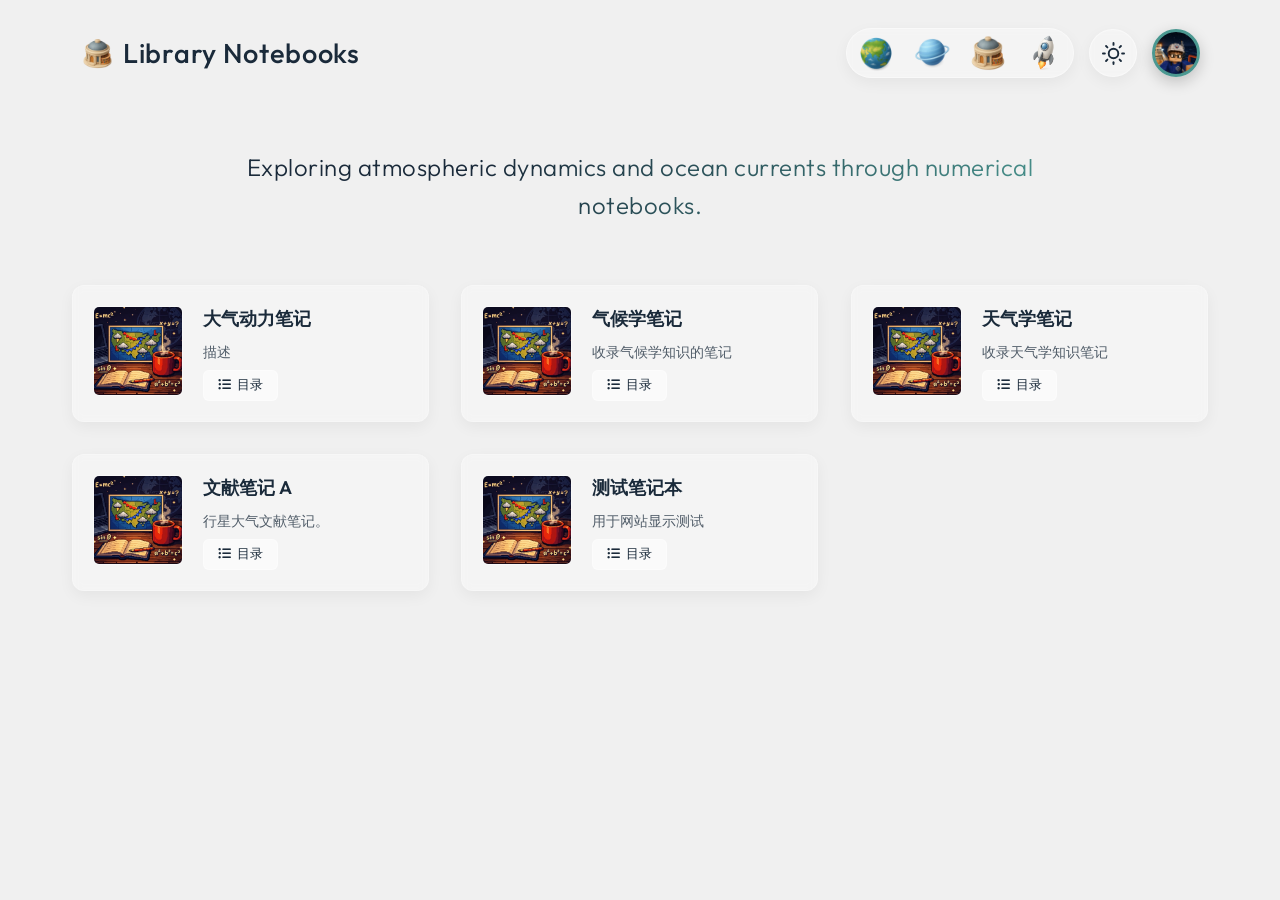
<file: pages/library.html>
<!doctype html>
<html lang="zh-CN">
  <head>
    <meta charset="UTF-8" />
    <meta name="viewport" content="width=device-width, initial-scale=1.0" />
    <title>Library - AOSlab</title>
    <link rel="icon" href="/public/images/icon/tsg.webp" />

    <link
      href="https://fonts.googleapis.com/css2?family=Outfit:wght@300;400;500;700&display=swap"
      rel="stylesheet"
    />
    <link
      rel="stylesheet"
      href="https://cdnjs.cloudflare.com/ajax/libs/font-awesome/6.4.0/css/all.min.css"
    />
    <script src="https://cdnjs.cloudflare.com/ajax/libs/gsap/3.12.2/gsap.min.js"></script>

    <link rel="stylesheet" href="/src/css/base/reset.css" />
    <link rel="stylesheet" href="/src/css/base/variables.css" />
    <link rel="stylesheet" href="/src/css/base/global.css" />
    <link rel="stylesheet" href="/src/css/effects/glass.css" />
    <link rel="stylesheet" href="/src/css/components/buttons.css" />
    <link rel="stylesheet" href="/src/css/components/navbar.css" />

    <script src="/src/js/global/theme.js"></script>
    <link rel="stylesheet" href="/src/css/layout/library.css" />

    <!-- 移动端适配 -->
    <link rel="stylesheet" href="/src/css/responsive/lbr.css" />
    <link rel="stylesheet" href="/src/css/responsive/mobileNav.css" />

    <script src="/src/js/global/launch.js" defer></script>
    <script src="/src/js/library/app.js" defer></script>
    <script src="/src/js/responsiveJS/mobileNav.js" defer></script>
  </head>
  <body>
    <nav
      class="home-nav"
      data-responsive-menu="library"
      data-menu-open-class="library-menu-open"
    >
      <div class="nav-left">
        <img
          src="/public/images/icon/tsg.webp"
          alt="Library Icon"
          class="nav-icon-img"
        />
        <span>Library Notebooks</span>
      </div>

      <div class="nav-right" id="library-mobile-navigation">
        <button
          class="library-menu-close"
          data-responsive-menu-close="library"
          type="button"
          aria-label="Close navigation menu"
        >
          <i class="fa-solid fa-xmark"></i>
        </button>

        <a
          class="library-sidebar-avatar"
          data-responsive-menu-avatar
          href="/pages/me.html"
          aria-label="My profile"
          style="background-image: url('/public/images/touxiang/touxiang.webp')"
        ></a>

        <div class="nav-bar glass">
          <div
            class="btn-circle"
            data-tooltip="Home"
            onclick="window.location.href = '/homepage.html'"
            style="cursor: pointer"
          >
            <img src="/public/images/icon/hpg.webp" alt="Home" />
          </div>
          <div
            class="btn-circle"
            data-tooltip="Explore"
            onclick="window.location.href = '/pages/explore.html'"
            style="cursor: pointer"
          >
            <img src="/public/images/icon/expl.webp" alt="Explore" />
          </div>

          <div
            class="btn-circle library-nav-current"
            data-tooltip="Library"
            onclick="window.location.href = '/pages/library.html'"
            style="cursor: pointer"
          >
            <img src="/public/images/icon/tsg.webp" alt="Library" />
          </div>
          <div
            class="btn-circle"
            id="launch-btn"
            data-tooltip="To Space"
            style="cursor: pointer"
          >
            <img src="/public/images/icon/landing.webp" alt="Launch" />
          </div>
        </div>
      </div>

      <div class="library-top-actions">
        <div
          class="btn-circle glass"
          id="theme-toggle"
          aria-label="Toggle theme"
          style="cursor: pointer"
        ></div>
        <div
          class="avatar-btn library-top-avatar"
          style="
            background-image: url(&quot;/public/images/touxiang/touxiang.webp&quot;);
          "
          onclick="window.location.href = '/pages/me.html'"
        ></div>
      </div>

      <button
        class="library-menu-toggle btn-circle glass"
        data-responsive-menu-toggle="library"
        type="button"
        aria-label="Open navigation menu"
        aria-expanded="false"
        aria-controls="library-mobile-navigation"
      >
        <i class="fa-solid fa-bars"></i>
      </button>
    </nav>
    <div
      class="library-menu-backdrop"
      data-responsive-menu-backdrop="library"
      aria-hidden="true"
    ></div>

    <main class="library-container">
      <header class="library-header">
        <h1 class="library-intro">
          Exploring atmospheric dynamics and ocean currents through numerical
          notebooks.
        </h1>
      </header>

      <section class="library-grid">
        <a
          href="/article.html?path=/docs/nb_AtmoDyn/01/note.md"
          class="notebook-card glass"
        >
          <div class="card-img-wrapper">
            <img
              src="/public/images/"
              alt="Atmospheric Dynamics"
              onerror="
                this.onerror = null;
                this.src = '/public/images/default/fig00.webp';
              "
            />
          </div>
          <div class="card-content">
            <h2 class="card-title">大气动力笔记</h2>
            <p class="card-desc">描述</p>
            <button
              class="catalog-btn"
              data-catalog="/docs/nb_AtmoDyn/index.json"
            >
              <i class="fa-solid fa-list-ul"></i> 目录
            </button>
          </div>
        </a>

        <a
          href="/pages/article.html?path=/docs/nb_DeepLearning/01/note.md"
          class="notebook-card glass"
        >
          <div class="card-img-wrapper">
            <img
              src=""
              alt="Climatology Note"
              onerror="
                this.onerror = null;
                this.src = '/public/images/default/fig00.webp';
              "
            />
          </div>
          <div class="card-content">
            <h2 class="card-title">气候学笔记</h2>
            <p class="card-desc">收录气候学知识的笔记</p>

            <button class="catalog-btn" data-catalog="/docs/nb_/index.json">
              <i class="fa-solid fa-list-ul"></i> 目录
            </button>
          </div>
        </a>

        <a
          href="/article.html?path=/docs/nb_Syno/01/note.md"
          class="notebook-card glass"
        >
          <div class="card-img-wrapper">
            <img
              src=""
              alt="Synoptic Meteorology"
              onerror="
                this.onerror = null;
                this.src = '/public/images/default/fig00.webp';
              "
            />
          </div>
          <div class="card-content">
            <h2 class="card-title">天气学笔记</h2>
            <p class="card-desc">收录天气学知识笔记</p>

            <button class="catalog-btn" data-catalog="/docs/nb_Syno/index.json">
              <i class="fa-solid fa-list-ul"></i> 目录
            </button>
          </div>
        </a>

        <a
          href="/pages/article.html?path=/docs/research/publication.md"
          class="notebook-card glass"
        >
          <div class="card-img-wrapper">
            <img
              src=""
              alt="Research & Publications"
              onerror="
                this.onerror = null;
                this.src = '/public/images/default/fig00.webp';
              "
            />
          </div>
          <div class="card-content">
            <h2 class="card-title">文献笔记 A</h2>
            <p class="card-desc">行星大气文献笔记。</p>

            <button class="catalog-btn" data-catalog="/docs/nb_/index.json">
              <i class="fa-solid fa-list-ul"></i> 目录
            </button>
          </div>
        </a>

        <a
          href="/article.html?path=/docs/nb_Test/01/note.md"
          class="notebook-card glass"
        >
          <div class="card-img-wrapper">
            <img
              src=""
              alt="Test Notebook"
              onerror="
                this.onerror = null;
                this.src = '/public/images/default/fig00.webp';
              "
            />
          </div>
          <div class="card-content">
            <h2 class="card-title">测试笔记本</h2>
            <p class="card-desc">用于网站显示测试</p>
            <button class="catalog-btn" data-catalog="/docs/nb_Test/index.json">
              <i class="fa-solid fa-list-ul"></i> 目录
            </button>
          </div>
        </a>

        <div id="catalog-sidebar" class="catalog-sidebar">
          <div class="sidebar-header">
            <h3>Notebook Contents</h3>
            <button id="sidebar-close">
              <i class="fa-solid fa-xmark"></i>
            </button>
          </div>
          <ul id="catalog-list" class="catalog-list"></ul>
        </div>
      </section>
    </main>
  </body>
</html>
</file>
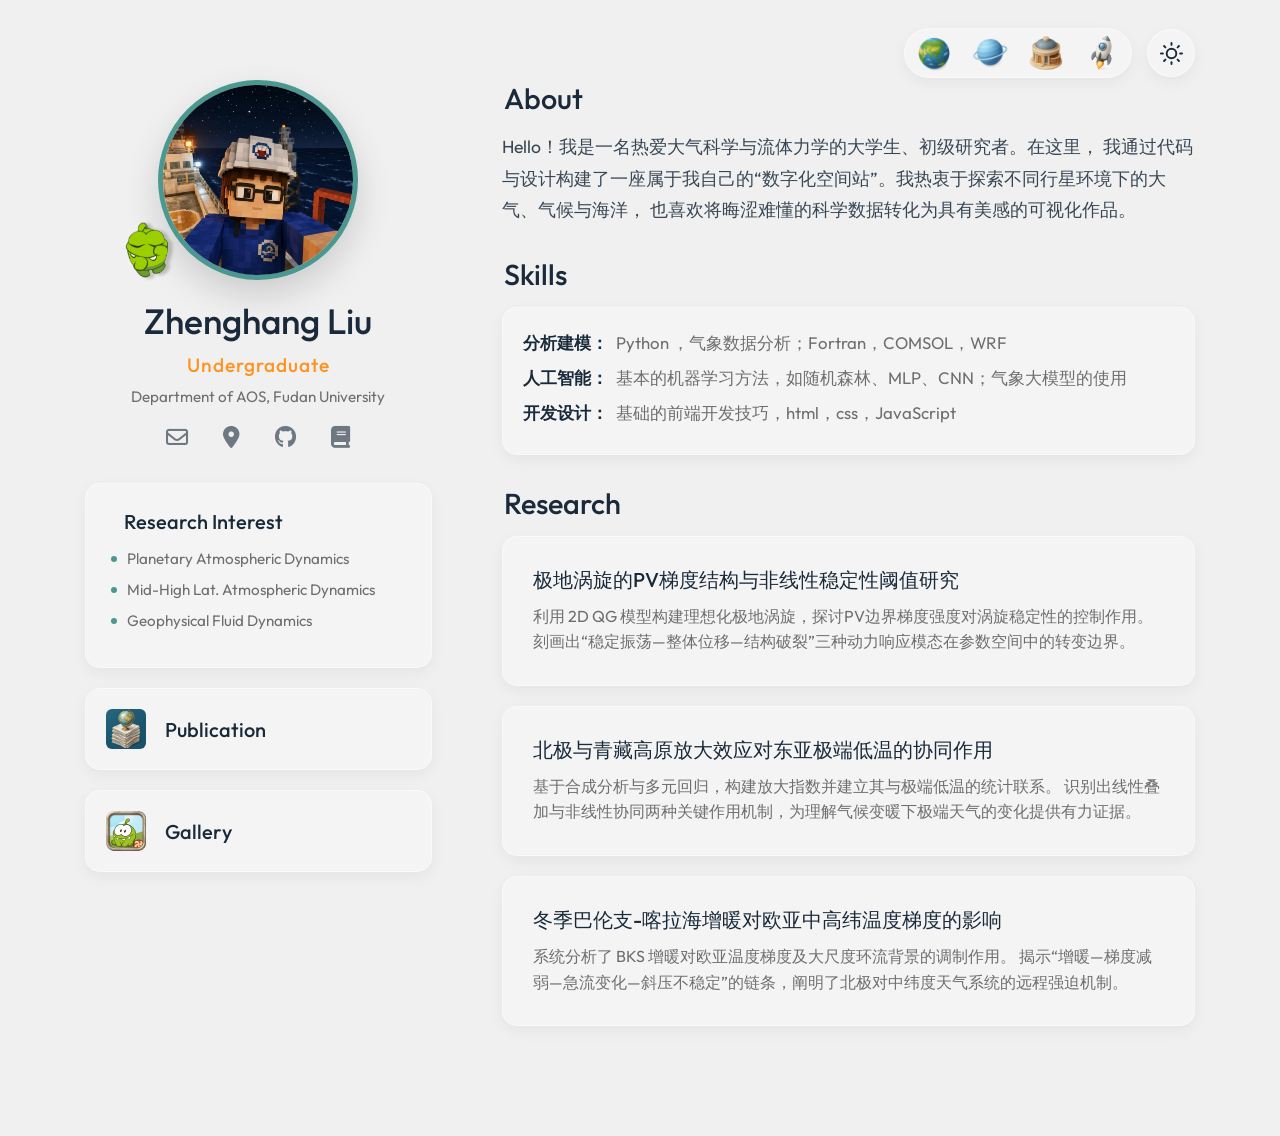
<file: pages/me.html>
<!doctype html>
<html lang="en">
  <head>
    <meta charset="UTF-8" />
    <meta name="viewport" content="width=device-width, initial-scale=1.0" />
    <link rel="icon" href="/public/images/hpg/about.png" />
    <title>AboutMe - AOSlab</title>
    <link
      href="https://fonts.googleapis.com/css2?family=Outfit:wght@300;400;500;700&display=swap"
      rel="stylesheet"
    />
    <link
      rel="stylesheet"
      href="https://cdnjs.cloudflare.com/ajax/libs/font-awesome/6.4.0/css/all.min.css"
    />

    <link rel="stylesheet" href="/src/css/base/reset.css" />
    <link rel="stylesheet" href="/src/css/base/variables.css" />
    <link rel="stylesheet" href="/src/css/base/global.css" />
    <link rel="stylesheet" href="/src/css/effects/glass.css" />
    <link rel="stylesheet" href="/src/css/components/buttons.css" />

    <link rel="stylesheet" href="/src/css/components/navbar.css" />

    <link rel="stylesheet" href="/src/css/layout/me.css" />

    <!-- 响应式 -->
    <link rel="stylesheet" href="/src/css/base/responsive.css" />
    <link rel="stylesheet" href="/src/css/responsive/abme.css" />
    <link rel="stylesheet" href="/src/css/responsive/mobileNav.css" />

    <script src="https://cdnjs.cloudflare.com/ajax/libs/gsap/3.12.2/gsap.min.js"></script>
  </head>
  <body>
    <nav
      class="home-nav"
      data-responsive-menu="me"
      data-menu-open-class="me-menu-open"
    >
      <div class="nav-left"></div>

      <div class="nav-right" id="me-mobile-navigation">
        <button
          class="me-menu-close"
          data-responsive-menu-close="me"
          type="button"
          aria-label="Close navigation menu"
        >
          <svg viewBox="0 0 24 24" aria-hidden="true">
            <path d="M6 6l12 12M18 6L6 18"></path>
          </svg>
        </button>

        <div class="nav-bar glass">
          <div
            class="btn-circle"
            data-tooltip="Home"
            onclick="window.location.href = '/homepage.html'"
            style="cursor: pointer"
          >
            <img src="/public/images/icon/hpg.webp" alt="Home" />
          </div>
          <div
            class="btn-circle"
            data-tooltip="Explore"
            onclick="window.location.href = '/pages/explore.html'"
            style="cursor: pointer"
          >
            <img src="/public/images/icon/expl.webp" alt="Explore" />
          </div>
          <div
            class="btn-circle"
            data-tooltip="Library"
            onclick="window.location.href = '/pages/library.html'"
            style="cursor: pointer"
          >
            <img src="/public/images/icon/tsg.webp" alt="Library" />
          </div>

          <div
            class="btn-circle"
            id="launch-btn"
            data-tooltip="To Space"
            style="cursor: pointer"
          >
            <img src="/public/images/icon/landing.webp" alt="Launch" />
          </div>
        </div>
      </div>

      <div class="me-top-actions">
        <div class="btn-circle glass" id="theme-toggle" style="cursor: pointer">
          <svg
            id="icon-moon"
            viewBox="0 0 24 24"
            fill="none"
            stroke="currentColor"
            stroke-width="2"
            stroke-linecap="round"
            stroke-linejoin="round"
          >
            <path d="M21 12.79A9 9 0 1 1 11.21 3 7 7 0 0 0 21 12.79z"></path>
          </svg>
        </div>
      </div>

      <button
        class="me-menu-toggle btn-circle glass"
        data-responsive-menu-toggle="me"
        type="button"
        aria-label="Open navigation menu"
        aria-expanded="false"
        aria-controls="me-mobile-navigation"
      >
        <svg viewBox="0 0 24 24" aria-hidden="true">
          <path d="M4 7h16M4 12h16M4 17h16"></path>
        </svg>
      </button>
    </nav>
    <div
      class="me-menu-backdrop"
      data-responsive-menu-backdrop="me"
      aria-hidden="true"
    ></div>

    <!-- =========================== 主栏目 =========================== -->

    <main class="me-layout">
      <!-- ------------------------------------ 左栏 ------------------------------------ -->
      <aside class="profile-sidebar">
        <!-- ------ 头像 & 宠物 ------- -->
        <div class="profile-identity">
          <div
            class="avatar-container"
            style="position: relative; display: inline-block"
          >
            <div class="web-pet" id="my-pet">
              <div class="pet-bubble">宠物：Om Nom</div>
              <img src="/public/images/pet/omnom01.gif" alt="Om Nom" />
            </div>
            <img
              src="/public/images/touxiang/touxiang.webp"
              alt="Avatar"
              class="profile-avatar"
            />
          </div>
          <h1 class="profile-name">Zhenghang Liu</h1>
          <h3 class="profile-title">Undergraduate</h3>
          <p class="profile-univ">
            <a
              href="https://aos.fudan.edu.cn"
              target="_blank"
              rel="noopener noreferrer"
            >
              Department of AOS, Fudan University
            </a>
          </p>
        </div>

        <!-- ------ 社交链接 ------- -->

        <div class="social-links">
          <a
            href="mailto:liuzhenghang8@gmail.com"
            data-tooltip="liuzhenghang8@gmail.com"
          >
            <i class="fa-regular fa-envelope"></i>
          </a>

          <a
            href="https://maps.google.com/?q=Shanghai,China"
            target="_blank"
            rel="noopener noreferrer"
            data-tooltip="Shanghai, China"
          >
            <i class="fa-solid fa-location-dot"></i>
          </a>

          <a
            href="https://github.com/ZhengHangAOS"
            target="_blank"
            rel="noopener noreferrer"
            data-tooltip="My GitHub profile"
          >
            <i class="fa-brands fa-github"></i>
          </a>

          <a
            href="https://xhslink.com/m/6HHLfFSEyDS"
            target="_blank"
            rel="noopener noreferrer"
            data-tooltip="Rednote 小红书"
          >
            <i class="fa-solid fa-book"></i>
          </a>
        </div>

        <!-- ------ 研究兴趣 ------- -->

        <div class="interest-card glass">
          <h4 class="card-title">Research Interest</h4>
          <ul class="interest-list">
            <li>Planetary Atmospheric Dynamics</li>
            <li>Mid-High Lat. Atmospheric Dynamics</li>
            <li>Geophysical Fluid Dynamics</li>
          </ul>
        </div>

        <!-- ------ publication ------- -->

        <div
          class="link-card glass publication-card"
          onclick="
            window.location.href =
              '/article.html?path=/docs/research/publication.md'
          "
          style="cursor: pointer"
        >
          <div class="link-card-icon">
            <img src="/public/images/icon/me/pub.webp" alt="Pub Icon" />
          </div>
          <div class="link-card-content">
            <h4 class="card-title">Publication</h4>
          </div>
        </div>

        <!-- ------ 相册 ------- -->

        <div
          class="link-card glass gallery-card"
          onclick="window.location.href = '/gallery/gallery.html'"
          style="cursor: pointer"
        >
          <div class="link-card-icon">
            <img src="/gallery/glry.webp" alt="Gallery Icon" />
          </div>
          <div class="link-card-content">
            <h4 class="card-title">Gallery</h4>
          </div>
        </div>
      </aside>

      <!-- ------------------------------------ 右栏 ------------------------------------ -->

      <section class="content-area">
        <!-- ------ about ------- -->
        <div class="section-block">
          <h2 class="section-title">About</h2>
          <div class="about-text">
            <p>
              Hello！我是一名热爱大气科学与流体力学的大学生、初级研究者。在这里，
              我通过代码与设计构建了一座属于我自己的“数字化空间站”。我热衷于探索不同行星环境下的大气、气候与海洋，
              也喜欢将晦涩难懂的科学数据转化为具有美感的可视化作品。
            </p>
          </div>
        </div>

        <!-- ------ skill ------- -->
        <div class="section-block">
          <h2 class="section-title">Skills</h2>
          <div class="skills-card glass">
            <p>
              <strong>分析建模：</strong> Python
              ，气象数据分析；Fortran，COMSOL，WRF
            </p>
            <p>
              <strong>人工智能：</strong>
              基本的机器学习方法，如随机森林、MLP、CNN；气象大模型的使用
            </p>
            <p>
              <strong>开发设计：</strong>
              基础的前端开发技巧，html，css，JavaScript
            </p>
          </div>
        </div>

        <!-- ------ 研究经历 ------- -->
        <div class="section-block">
          <h2 class="section-title">Research</h2>

          <!-- 卡片 3 -->
          <div
            class="exp-card glass"
            onclick="
              window.location.href = '/article.html?path=/docs/research/r03.md'
            "
          >
            <h3 class="exp-title">
              极地涡旋的PV梯度结构与非线性稳定性阈值研究
            </h3>
            <p class="exp-desc">
              利用 2D QG
              模型构建理想化极地涡旋，探讨PV边界梯度强度对涡旋稳定性的控制作用。
              刻画出“稳定振荡—整体位移—结构破裂”三种动力响应模态在参数空间中的转变边界。
            </p>
          </div>

          <!-- 卡片 1 -->
          <div
            class="exp-card glass"
            onclick="
              window.location.href = '/article.html?path=/docs/research/r01.md'
            "
          >
            <h3 class="exp-title">
              北极与青藏高原放大效应对东亚极端低温的协同作用
            </h3>
            <p class="exp-desc">
              基于合成分析与多元回归，构建放大指数并建立其与极端低温的统计联系。
              识别出线性叠加与非线性协同两种关键作用机制，为理解气候变暖下极端天气的变化提供有力证据。
            </p>
          </div>

          <!-- 卡片 2 -->
          <div
            class="exp-card glass"
            onclick="
              window.location.href = '/article.html?path=/docs/research/r02.md'
            "
          >
            <h3 class="exp-title">
              冬季巴伦支-喀拉海增暖对欧亚中高纬温度梯度的影响
            </h3>
            <p class="exp-desc">
              系统分析了 BKS 增暖对欧亚温度梯度及大尺度环流背景的调制作用。
              揭示“增暖—梯度减弱—急流变化—斜压不稳定”的链条，阐明了北极对中纬度天气系统的远程强迫机制。
            </p>
          </div>
        </div>
      </section>
    </main>

    <!--全局主题管理-->
    <script src="/src/js/global/theme.js"></script>
    <script src="/src/js/global/launch.js" defer></script>
    <script src="/src/js/responsiveJS/mobileNav.js" defer></script>
    <script type="module" src="/src/js/me/app.js"></script>
  </body>
</html>
</file>
<file: src/css/base/variables.css>
:root {
  --bg-color: #161623;
  --text-color: #fbf7ec;
  --glass-bg: rgba(255, 255, 255, 0.03);
  --glass-border: rgba(255, 255, 255, 0.08);
  --glass-shadow: rgba(0, 0, 0, 0.4);
  --glass-hover-bg: rgba(255, 255, 255, 0.08);
  --accent-glow: rgba(74, 237, 255, 0.3);
  --accent-color: #21e5d3;
  --org-color: #ff9321;
}
[data-theme="light"] {
  --bg-color: #f0f0f0;
  --text-color: #1a2a3a;
  --glass-bg: rgba(255, 255, 255, 0.3);
  --glass-border: rgba(255, 255, 255, 0.4);
  --glass-shadow: rgba(0, 0, 0, 0.05);
  --glass-hover-bg: rgba(255, 255, 255, 0.5);
  --accent-glow: rgba(0, 118, 133, 0.2);
  --accent-color: #4b9891;
}
</file>
<file: src/css/base/global.css>
body {
  font-family: "Outfit", sans-serif;
  background-color: var(--bg-color);
  color: var(--text-color);
  overflow: hidden;
  transition: background-color 0.3s ease;
}

#canvas-container {
  position: absolute;
  top: 0;
  left: 0;
  width: 100vw;
  height: 100vh;
  z-index: 0;
}
</file>
<file: src/css/effects/glass.css>
.glass {
  background: var(--glass-bg);
  backdrop-filter: blur(5px);
  -webkit-backdrop-filter: blur(5px);
  border: 1px solid var(--glass-border);
  box-shadow: 0px 5px 15px 0 var(--glass-shadow);

  /* 🎯 核心精修：彻底废除 transition: all 0.3s;
     1. 背景色（background）和滤镜（backdrop-filter）直接不加过渡，切换主题时瞬间卡点变色，彻底消除粘滞感！
     2. 边框（border-color）和阴影（box-shadow）如果需要一点柔和感，锁死在 0.08 秒极限快切。
     3. 几何形变（如 transform、max-height）保留 0.3 秒的平滑物理轨迹。
  */
  transition:
    border-color 0.3s linear,
    box-shadow 0.3s linear,
    transform 0.3s cubic-bezier(0.25, 0.46, 0.45, 0.94),
    max-height 0.3s cubic-bezier(0.25, 0.46, 0.45, 0.94),
    border-radius 0.2s ease;
}
</file>
<file: src/css/components/buttons.css>
/* 圆圈按钮的大小和图片高宽控制 */
.btn-circle {
  width: 48px;
  height: 48px;
  border-radius: 50%;
  display: flex;
  justify-content: center;
  align-items: center;
  cursor: pointer;
  position: relative;
  transition:
    transform 0.3s,
    background 0.3s;
}

.btn-circle img {
  width: 40px;
  height: 40px;
  object-fit: contain;
}

.btn-circle:hover {
  transform: translateY(-3px) scale(1.05);
}

.btn-circle svg {
  width: 20px;
  height: 20px;
  fill: none;
  stroke: currentColor;
}

.landing-btn {
  width: 48px;
  height: 48px;
  border-radius: 50%;
  display: flex;
  justify-content: center;
  align-items: center;
  cursor: pointer;
  animation: float 4s ease-in-out infinite;
}

.landing-btn svg {
  width: 28px;
  height: 28px;
  fill: var(--text-color);
  transition: fill 0.3s ease;
}

.landing-btn:hover {
  background: var(--glass-hover-bg);
  box-shadow: 0 0 30px var(--accent-glow);
  animation-play-state: paused;
}
</file>
<file: src/css/components/navbar.css>
.logo {
  font-size: 1.5rem;
  font-weight: 500;
  letter-spacing: 2px;
  color: var(--text-color);
  text-shadow: 0 0 10px var(--accent-glow);
}

.controls {
  display: flex;
  gap: 15px;
  pointer-events: auto;
}

/* ============================== 导航栏骨架 ============================== */
.home-nav {
  display: flex !important;
  opacity: 1 !important;
  visibility: visible !important;
  transform: translateX(-50%) !important; /* 维持主页的居中定位 */

  justify-content: space-between;
  align-items: center;
  padding: 20px 80px;
  position: fixed;
  top: 8px;
  left: 50%;
  width: 100%;
  max-width: 1270px;
  box-sizing: border-box;
  z-index: 100; /* 确保悬浮在最上层 */

  backdrop-filter: none !important;
  border-bottom: none !important;

  /* from homepage */
  grid-template-columns: 1fr auto 1fr;
  justify-content: space-between;
  align-items: center;
}

/* --------------------- 四合一胶囊容器 --------------------- */
.nav-bar {
  display: flex;
  gap: 8px;
  padding: 0 5px;
  border-radius: 100px;
}

.nav-left {
  display: flex;
  align-items: center;
  gap: 15px;
}
.nav-right {
  display: flex;
  justify-content: flex-end;
  align-items: center;
  gap: 15px;
}

/* --------------------- 导航 hover 提示 --------------------- */
.nav-bar .btn-circle::after {
  content: attr(data-tooltip);
  position: absolute;
  bottom: -35px;
  font-size: 12px;
  opacity: 0;
  background: var(--glass-bg);
  padding: 4px 10px;
  border-radius: 6px;
  white-space: nowrap;
  transition: opacity 0.3s;
  pointer-events: none;
}
.nav-bar .btn-circle:hover::after {
  opacity: 1;
}

/* --------------------- 主题切换按钮 --------------------- */
#theme-toggle {
  display: flex;
  align-items: center;
  justify-content: center;
}

#theme-toggle svg {
  width: 23px;
  height: 23px;
  display: block;
  stroke: var(--text-color);
  transition: none;
}

/* --------------------- 头像按钮 --------------------- */
.avatar-btn {
  width: 48px;
  height: 48px;
  border-radius: 50%;
  background-size: cover;
  background-position: center;
  cursor: pointer;
  box-sizing: border-box;
  /* 增加专属厚框线 */
  border: 3px solid var(--accent-color);
  box-shadow: 0 5px 15px rgba(0, 0, 0, 0.2);
  transition: transform 0.3s;
}
.avatar-btn:hover {
  transform: scale(1.125);
}
</file>
<file: src/css/layout/library.css>
/* ==========================================================================
   1. 基础布局骨架与页面平替
   ========================================================================== */
html,
body {
  overflow-y: auto !important;
  overflow-x: hidden !important;
  height: auto !important;
}

/* ==========================================================================
   2. 导航栏样式配置 (特有)
   ========================================================================== */
.home-nav {
  max-width: 1300px;
}

.nav-left {
  display: flex;
  align-items: center;
  gap: 0.5rem;
  font-size: 1.7rem;
  font-weight: 500;
  letter-spacing: 0.7px;
}
.nav-icon-img {
  width: 35px;
  height: 35px;
  object-fit: contain;
  display: inline-block;
}

/* ==========================================================================
   3. 主体内容与三栏矩阵
   ========================================================================== */
.library-container {
  max-width: 1200px;
  margin: 0 auto;
  padding: 3rem 2rem;
}

.library-header {
  text-align: center;
  margin-bottom: 60px;
  margin-top: 100px;
}

.library-intro {
  font-size: 1.5rem;
  font-weight: 300;
  line-height: 1.6;
  letter-spacing: 0.5px;
  max-width: 800px;
  margin: 0 auto;
  background: linear-gradient(
    135deg,
    var(--text-color) 30%,
    var(--accent-color)
  );
  -webkit-background-clip: text;
  background-clip: text;
  -webkit-text-fill-color: transparent;
  color: transparent;
}

.library-grid {
  display: grid;
  grid-template-columns: repeat(3, 1fr);
  gap: 2rem;
}

@media (max-width: 992px) {
  .library-grid {
    grid-template-columns: repeat(2, 1fr);
  }
}

@media (max-width: 768px) {
  .library-grid {
    grid-template-columns: 1fr;
  }
}

.notebook-card {
  display: flex;
  align-items: flex-start;
  padding: 1.25rem;
  border-radius: 12px;
  text-decoration: none;
  color: var(--text-color);
  gap: 1.25rem;
  cursor: pointer;
  transition:
    transform 0.3s cubic-bezier(0.25, 0.8, 0.25, 1),
    box-shadow 0.3s ease,
    background-color 0.3s ease,
    border-color 0.3s ease;
  will-change: transform, box-shadow;
  border: 1px solid rgba(255, 255, 255, 0.2);
}

.notebook-card:hover {
  transform: translateY(-5px) scale(1.01);
  box-shadow: 0 8px 15px rgba(0, 0, 0, 0.2);
  background-color: rgba(255, 255, 255, 0.08);
  border-color: rgba(255, 255, 255, 0.2);
}

.card-img-wrapper {
  width: 90px;
  height: 90px;
  flex-shrink: 0;
  border-radius: 6px;
  overflow: hidden;
  border: 1px solid var(--glass-border);
}

.card-img-wrapper img {
  width: 100%;
  height: 100%;
  object-fit: cover;
}

.card-content {
  display: flex;
  flex-direction: column;
  gap: 0.5rem;
  width: 100%;
}

.card-title {
  margin: 0;
  font-size: 1.15rem;
  font-weight: 600;
  transition: color 0.2s ease;
  margin-bottom: 2.5px;
}

.card-title:hover {
  color: var(--accent-color);
}

.card-desc {
  margin: 0;
  font-size: 0.85rem;
  line-height: 1.5;
  opacity: 0.75;
  line-clamp: 3;
  max-height: calc(0.85rem * 1.5 * 3);
  display: -webkit-box;
  -webkit-line-clamp: 3;
  -webkit-box-orient: vertical;
  overflow: hidden;
}

/* ==========================================================================
   4. CATALOG BUTTON & SIDEBAR SYSTEM
   ========================================================================== */
.catalog-btn {
  align-self: flex-start;
  margin-top: auto;
  padding: 6px 14px;
  font-size: 0.8rem;
  font-weight: 500;
  color: var(--text-color);
  background: var(--glass-hover-bg);
  border: 1px solid var(--glass-border);
  border-radius: 6px;
  cursor: pointer;
  display: flex;
  align-items: center;
  gap: 6px;

  /* 🎯 核心优化：将按钮的 all 改为精准的 hover 属性反馈（背景色和缩放/位移等），
     防止主题切换时按钮的文字颜色和边框跟着变色动画一起滑行 */
  transition:
    background-color 0.2s ease,
    transform 0.2s ease,
    border-color 0.2s ease;
}

.catalog-btn:hover {
  background-color: rgba(255, 255, 255, 0.15);
  border-color: rgba(255, 255, 255, 0.2);
  box-shadow: 0 0 10px var(--accent-glow);
}

.catalog-sidebar {
  position: fixed;
  top: 0;
  right: -380px;
  width: 340px;
  height: 100vh;
  z-index: 999;
  padding: 2rem 1.5rem;
  box-sizing: border-box;
  display: flex;
  flex-direction: column;
  gap: 1.5rem;
  border-radius: 10px;

  /* 🎯 降温修改 1：未打开时强行阻断渲染链 */
  visibility: hidden;

  /* 🎯 背景与边框设置 */
  background: var(--bg-color);
  backdrop-filter: none;
  -webkit-backdrop-filter: none;
  border: 1.5px solid var(--glass-border);
  box-shadow: -8px 8px 10px 0 var(--glass-shadow);

  /* 🎯 核心优化：彻底删除底部的 transition: all。
     只允许 transform（位移）和 visibility（显示隐藏）参与动画，
     主题变量（如 var(--bg-color)）切换时瞬间到位，绝不拖泥带水 */
  transition:
    transform 0.5s cubic-bezier(0.16, 1, 0.3, 1),
    visibility 0.5s;

  will-change: transform;
}

.catalog-sidebar.active {
  visibility: visible;
  transform: translateX(-380px);
}

.sidebar-header {
  display: flex;
  justify-content: space-between;
  align-items: center;
  border-bottom: 1px solid var(--glass-border);
  padding-bottom: 0.75rem;
}

.sidebar-header h3 {
  margin-left: 11px;
  font-size: 1.25rem;
  font-weight: 600;
  letter-spacing: 0.8px;
  color: var(--accent-color);
}

#sidebar-close {
  background: none;
  border: none;
  color: var(--text-color);
  font-size: 1.2rem;
  cursor: pointer;
  opacity: 0.6;
  transition: opacity 0.2s;
}

#sidebar-close:hover {
  opacity: 1;
}

.catalog-list {
  list-style: none;
  padding: 0;
  margin: 0;
  overflow-y: auto;
  display: flex;
  flex-direction: column;
  gap: 0.5rem;
}

.catalog-item-link {
  display: block;
  padding: 10px 12px;
  color: var(--text-color);
  text-decoration: none;
  font-size: 0.9rem;
  border-radius: 6px;
  background: transparent;
  transition:
    transform 0.25s cubic-bezier(0.25, 0.8, 0.25, 1),
    background 0.25s ease,
    color 0.25s ease;
}

.catalog-item-link:hover {
  background: var(--glass-hover-bg);
  color: var(--accent-color);
  transform: translateX(6px);
}
</file>
<file: src/css/responsive/lbr.css>
/* ========================================================================== 
   Library：移动端覆盖样式
   ========================================================================== */

.library-menu-toggle,
.library-menu-close,
.library-sidebar-avatar,
.library-menu-backdrop {
  display: none;
}

/* 桌面端保持原有的右侧导航组合。 */
.home-nav > .nav-right {
  margin-left: auto;
}

.library-top-actions {
  display: flex;
  align-items: center;
  gap: 15px;
  margin-left: 15px;
}

@media screen and (max-width: 800px) {
  html,
  body {
    max-width: 100%;
  }

  body.library-menu-open {
    overflow: hidden !important;
    overscroll-behavior: none;
  }

  .home-nav {
    top: 0;
    left: 0;
    width: 100%;
    max-width: none;
    min-height: 76px;
    padding: max(14px, env(safe-area-inset-top)) 18px 12px
      max(18px, env(safe-area-inset-left));
    transform: none !important;
    z-index: 300;
  }

  .home-nav .nav-left {
    width: auto !important;
    justify-content: flex-start !important;
    gap: 7px;
    margin-right: auto;
    font-size: clamp(1.05rem, 5vw, 1.35rem);
    text-align: left;
  }

  .nav-icon-img {
    width: 28px;
    height: 28px;
  }

  .library-top-actions {
    position: fixed;
    top: max(14px, env(safe-area-inset-top));
    right: calc(max(18px, env(safe-area-inset-right)) + 52px);
    display: flex;
    gap: 8px;
    margin: 0;
    z-index: 301;
  }

  .library-top-actions .btn-circle {
    width: 44px;
    height: 44px;
    min-height: 44px;
    padding: 0;
  }

  .library-top-actions .btn-circle img {
    width: 30px;
    height: 30px;
  }

  .library-top-avatar {
    display: none;
  }

  .library-menu-toggle {
    display: flex;
    position: fixed;
    top: max(14px, env(safe-area-inset-top));
    right: max(18px, env(safe-area-inset-right));
    width: 44px;
    height: 44px;
    min-height: 44px;
    padding: 0;
    border: 0;
    color: var(--text-color);
    z-index: 302;
  }

  .library-menu-toggle i {
    font-size: 1.15rem;
  }

  .home-nav .nav-right {
    position: fixed;
    top: 0;
    right: 0;
    display: flex;
    flex-direction: column;
    align-items: stretch;
    justify-content: flex-start !important;
    width: 66.6667vw !important;
    max-width: 66.6667vw !important;
    min-width: 0;
    height: 100dvh;
    padding: max(28px, env(safe-area-inset-top)) 22px
      max(24px, env(safe-area-inset-bottom));
    gap: 18px;
    overflow-y: auto;
    background: color-mix(in srgb, var(--bg-color) 86%, transparent);
    border-left: 1px solid var(--glass-border);
    box-shadow: -16px 0 42px rgba(0, 0, 0, 0.28);
    backdrop-filter: blur(20px);
    transform: translateX(105%);
    transition: transform 0.28s ease;
    z-index: 310;
  }

  .home-nav.library-menu-open .nav-right {
    transform: translateX(0);
  }

  .library-menu-backdrop {
    display: block;
    position: fixed;
    inset: 0;
    z-index: 290;
    visibility: hidden;
    opacity: 0;
    background: rgba(0, 0, 0, 0.42);
    touch-action: none;
    transition: opacity 0.28s ease, visibility 0.28s;
  }

  .home-nav.library-menu-open + .library-menu-backdrop {
    visibility: visible;
    opacity: 1;
  }

  .library-menu-close {
    display: block;
    position: absolute;
    top: max(14px, env(safe-area-inset-top));
    right: 16px;
    width: 32px;
    height: 32px;
    padding: 0;
    border: 0;
    background: transparent;
    color: var(--text-color);
    font-size: 1.2rem;
    cursor: pointer;
  }

  .library-sidebar-avatar {
    display: block;
    order: 1;
    width: 76px;
    height: 76px;
    margin: 16px auto 4px;
    border: 3px solid var(--accent-color);
    border-radius: 50%;
    background-position: center;
    background-size: cover;
    box-shadow: 0 5px 18px rgba(0, 0, 0, 0.2);
  }

  .home-nav .nav-bar {
    order: 2;
    display: flex;
    flex-direction: column;
    gap: 6px;
    padding: 0;
    border: 0;
    border-radius: 0;
    background: transparent;
    box-shadow: none;
    backdrop-filter: none;
  }

  .home-nav .nav-bar .btn-circle {
    display: flex;
    width: 100%;
    height: 58px;
    min-height: 58px;
    padding: 0 8px;
    justify-content: center;
    gap: 16px;
    border-radius: 12px;
    color: var(--text-color);
  }

  .home-nav .nav-bar .btn-circle img {
    width: 34px;
    height: 34px;
  }

  .home-nav .nav-bar .btn-circle::after {
    position: static;
    display: block;
    padding: 0;
    border: 0;
    border-radius: 0;
    background: transparent;
    color: inherit;
    font-size: 1.15rem;
    font-weight: 500;
    opacity: 1;
    pointer-events: auto;
  }

  .home-nav .nav-bar .btn-circle:hover {
    transform: none;
  }

  .library-container {
    width: 100%;
    padding: 94px 18px max(32px, env(safe-area-inset-bottom));
  }

  .library-header {
    margin-top: 22px;
    margin-bottom: 36px;
    text-align: center;
  }

  .library-intro {
    max-width: 34rem;
    font-size: clamp(1.15rem, 5.2vw, 1.5rem);
    line-height: 1.55;
  }

  .library-grid {
    grid-template-columns: 1fr;
    gap: 16px;
  }

  .notebook-card {
    padding: 16px;
    gap: 14px;
    transition: none;
  }

  .notebook-card:hover {
    transform: none;
    box-shadow: none;
    background-color: var(--glass-bg);
    border-color: rgba(255, 255, 255, 0.2);
  }

  .card-title,
  .card-title:hover,
  .catalog-btn,
  .catalog-btn:hover {
    transition: none;
    transform: none;
    box-shadow: none;
  }

  .card-img-wrapper {
    width: 78px;
    height: 78px;
  }

}

@media screen and (max-width: 380px) {
  .home-nav .nav-left {
    font-size: 1rem;
  }

  .nav-icon-img {
    width: 25px;
    height: 25px;
  }

  .library-top-actions {
    gap: 5px;
  }

  .library-top-actions .btn-circle {
    width: 40px;
    height: 40px;
    min-height: 40px;
  }

  .library-menu-toggle {
    width: 40px;
    height: 40px;
    min-height: 40px;
  }
}
</file>
<file: src/css/responsive/mobileNav.css>
/* Shared mobile drawer navigation for homepage and Library. */
@media screen and (max-width: 800px) {
  body.is-responsive-menu-open {
    overflow: hidden !important;
    overscroll-behavior: none;
  }

  [data-responsive-menu] .nav-right {
    width: 66.6667vw !important;
    max-width: 66.6667vw !important;
  }

  [data-responsive-menu] .nav-bar {
    background: transparent;
    border: 0;
    box-shadow: none;
    backdrop-filter: none;
  }

  [data-responsive-menu] .nav-bar .btn-circle {
    height: 52px;
    min-height: 52px;
    padding: 0 14px;
    justify-content: flex-start;
    gap: 14px;
  }

  [data-responsive-menu] .nav-bar .btn-circle img {
    width: 30px;
    height: 30px;
  }

  [data-responsive-menu] .nav-bar .btn-circle::after {
    font-size: 1.05rem;
    font-weight: 500;
  }

  [data-responsive-menu] [data-responsive-menu-close] {
    border-radius: 0;
    box-shadow: none;
  }
}
</file>
<file: src/css/layout/me.css>
/* ---------------- 基础页面状态与零过渡动效重置 ---------------- */
html,
body {
  overflow: auto !important;
  overflow-x: hidden !important;
  height: auto !important;
}

/* 文本框内的字体字体颜色定义 */
:root,
[data-theme="light"] {
  --t-color: #6e6e6e;
  --pet-bg: rgba(255, 255, 255, 0.45);
}
[data-theme="dark"] {
  --t-color: #b2b2b2;
  --pet-bg: rgba(255, 255, 255, 0.05);
}

/* ==========================================================================
   双栏基础控制
   ========================================================================== */

.me-layout {
  display: grid;
  grid-template-columns: 1.25fr 2.5fr;
  gap: 70px;
  padding: 80px 80px 80px 80px;
  width: 100%;
  max-width: 1270px;
  margin: 0 auto;
  align-items: start;
  box-sizing: border-box;
}

/* ==========================================================================
   左栏区域
   ========================================================================== */

.profile-sidebar {
  display: flex;
  flex-direction: column;
  align-items: center;
  text-align: center;
}

.profile-avatar {
  width: 200px;
  height: 200px;
  border-radius: 50%;
  object-fit: cover;
  border: 5px solid var(--accent-color);
  box-shadow: 0 15px 35px rgba(0, 0, 0, 0.15);
  margin-bottom: 15px;
  transition: transform 0.4s;
}
.profile-avatar:hover {
  transform: scale(1.05);
}

.profile-name {
  font-size: 2.2rem;
  font-weight: 500;
  color: var(--text-color);
  margin-bottom: 10px;
}
.profile-title {
  color: var(--org-color);
  font-size: 1.2rem;
  font-weight: 500;
  margin-bottom: 10px;
  letter-spacing: 1px;
}

.profile-univ {
  color: var(--t-color);
  font-size: 0.95rem;
  margin-bottom: 20px;
}

.profile-univ a {
  color: inherit; /* 原本的灰色（#888888) */
  text-decoration: none;
  transition: color 0.3s ease; /* 增加色彩过渡动画 */
}
.profile-univ a:hover {
  color: var(--accent-color); /* 🚀 鼠标悬浮时，自动变成你的宇宙亮青/高亮色 */
}

/* ---------------------------------------------------
   社交图标栏规范
   --------------------------------------------------- */
.social-links {
  display: flex;
  gap: 35px;
  margin-bottom: 35px;
}

.social-links img {
  width: 24px;
  height: 24px;
  opacity: 0.6;
  cursor: pointer;
  transition:
    opacity 0.3s,
    transform 0.3s;
}
[data-theme="dark"] .social-links img {
  filter: invert(1);
  opacity: 0.8;
}
[data-theme="dark"] .social-links img:hover {
  filter: invert(1) drop-shadow(0 0 5px #fff);
}

.social-links a {
  font-size: 22px; /* 🚀 控制图标的物理大小 */
  color: var(--text-color); /* 🚀 自动感知黑白主题，无需手动反色 */
  opacity: 0.6;
  position: relative; /* 为提示气泡提供定位基准 */
  text-decoration: none;
  display: inline-flex;
  align-items: center;
  justify-content: center;
  transition:
    opacity 0.3s ease,
    transform 0.3s cubic-bezier(0.175, 0.885, 0.32, 1.275),
    color 0.3s ease;
}

.social-links img:hover {
  opacity: 1;
  transform: translateY(-3px);
}
/* 悬停时的图标本体交互 */
.social-links a:hover {
  opacity: 1;
  color: var(--accent-color); /* 悬停时瞬间变为你的空间站高亮色 */
  transform: translateY(-4px) scale(1.1); /* 向上轻微弹跳并微放大 */
}

/* ---------------------------------------------------
   悬浮气泡引擎
   --------------------------------------------------- */

/* 1. 初始隐藏的气泡外壳 */
.social-links a::after {
  content: attr(data-tooltip); /* 🚀 动态读取 HTML 中的 data-tooltip 文本 */
  position: absolute;
  bottom: -30px; /* 锁定在图标正下方 */
  left: 50%;
  transform: translateX(-50%) translateY(5px); /* 居中并稍微下移 */

  font-size: 10px;
  font-family: "Outfit", sans-serif;
  letter-spacing: 0.5px;
  white-space: nowrap; /* 强行不换行 */
  padding: 5px 10px;
  border-radius: 6px;
  opacity: 0; /* 默认不可见 */
  pointer-events: none; /* 穿透鼠标，防止干扰点击 */

  /* 毛玻璃高级质感 */
  background: var(--glass-bg, rgba(255, 255, 255, 0.08));
  color: var(--text-color);
  border: 1px solid var(--glass-border, rgba(255, 255, 255, 0.05));
  box-shadow: 1px 1px 2px rgba(0, 0, 0, 0.15);

  transition:
    opacity 0.25s ease,
    transform 0.25s ease;
}

/* 2. 悬停时优雅地向上淡入 */
.social-links a:hover::after {
  opacity: 1;
  transform: translateX(-50%) translateY(0); /* 归位，产生微微升起的动态感 */
}

/* ---------------------------------------------------
   研究兴趣卡片
   --------------------------------------------------- */

.card-title {
  font-size: 1.25rem;
  font-weight: 500;
  color: var(--text-color);
  margin-bottom: 15px;
  margin-left: 13px;
}
.interest-list {
  list-style: none;
  padding: 0;
  margin: 0;
}
.interest-list li {
  font-size: 0.95rem;
  color: var(--t-color);
  margin-bottom: 12px;
  display: flex;
  align-items: center;
  gap: 10px;
}
.interest-list li::before {
  content: "";
  display: block;
  width: 6px;
  height: 6px;
  border-radius: 50%;
  background-color: var(--accent-color);
}

/* 兴趣卡片动效 */
.interest-card {
  width: 100%;
  padding: 25px;
  border-radius: 15px;
  text-align: left;

  /* 增加过渡 */
  transition:
    transform 0.4s cubic-bezier(0.165, 0.84, 0.44, 1),
    box-shadow 0.4s ease,
    background-color 0.3s ease;
}

.interest-card:hover {
  transform: scale(1.02); /* 🚀 轻微放大 2.5% */
  background: var(--glass-hover-bg); /* 注入微弱毛玻璃亮光 */
  box-shadow: 0 10px 30px rgba(0, 0, 0, 0.15);
}

/* ---------------------------------------------------
   publication 和 相册
   --------------------------------------------------- */

.link-card {
  width: 100%;
  padding: 20px; /* 稍微收紧上下内边距 */
  border-radius: 15px;
  display: flex;
  align-items: center;
  gap: 6px; /* 图标和文字之间的间距 */
  margin-top: 20px; /* 卡片与上方的间距 */
  box-sizing: border-box;

  /* 🚀 缩放动画与毛玻璃 */
  transition:
    transform 0.4s cubic-bezier(0.165, 0.84, 0.44, 1),
    box-shadow 0.4s ease,
    background-color 0.3s ease;
}

/* 悬停时轻微放大并亮起 */
.link-card:hover {
  transform: scale(1.02); /* 完美对齐 Research Interest 的放大比例 */
  background: var(--glass-hover-bg);
  box-shadow: 0 10px 30px rgba(0, 0, 0, 0.15);
}

/* 左侧方形图标容器锁 */
.link-card-icon {
  width: 40px;
  height: 40px;
  border-radius: 6px; /* 微微圆角的正方形 */
  overflow: hidden;
  display: flex;
  align-items: center;
  justify-content: center;
  flex-shrink: 0; /* 防止卡片拉伸时把正方形图标挤扁 */
}

/* 正方形图片自适应撑满 */
.link-card-icon img {
  width: 100%;
  height: 100%;
  object-fit: cover; /* 保证裁切时图片不变形 */
}

/* 右侧文字区域 */
.link-card-content {
  display: flex;
  align-items: center;
}

/* 清除原本标题自带的下边距，使其在正方形右侧完美垂直居中 */
.link-card-content .card-title {
  margin-bottom: 0 !important;
  font-size: 1.25rem;
  font-weight: 500;
  color: var(--text-color);
}

.link-card:hover .card-title {
  color: var(--accent-color);
  transition: color 0.3s ease;
}

/* ==========================================================================
   右栏区域
   ========================================================================== */

.section-block {
  margin-bottom: 30px;
}

.section-title {
  font-size: 1.8rem;
  font-weight: 500;
  color: var(--text-color);
  margin-bottom: 15px;
  margin-left: 2.5px;
}

.about-text {
  font-size: 1.1rem;
  line-height: 1.8;
  color: var(--text-color);
  opacity: 0.85;
}

/* ---------------------------------------------------
   技能卡片
   --------------------------------------------------- */

.skills-card p {
  font-size: 1.05rem;
  line-height: 1.8;
  color: var(--t-color);
  margin-bottom: 5px;
}
.skills-card strong {
  color: var(--text-color);
  margin-right: 5px;
}

.skills-card {
  padding: 20px;
  border-radius: 15px;

  /* 注入流畅的弹性物理曲线 */
  transition:
    transform 0.4s cubic-bezier(0.165, 0.84, 0.44, 1),
    box-shadow 0.4s ease,
    background-color 0.3s ease;
}

.skills-card:hover {
  transform: scale(1.015); /* 🚀 技能卡片面积较大，轻微放大 1.5% 质感最好 */
  background: var(--glass-hover-bg);
  box-shadow: 0 12px 35px rgba(0, 0, 0, 0.15);
}

/* ---------------------------------------------------
   研究经历卡片
   --------------------------------------------------- */

.exp-card {
  padding: 30px;
  border-radius: 15px;
  margin-bottom: 20px;
  cursor: pointer;
  transition:
    transform 0.4s cubic-bezier(0.175, 0.885, 0.32, 1.275),
    box-shadow 0.4s;
}
.exp-card:hover {
  transform: translateX(10px);
  background: var(--glass-hover-bg);
}
.exp-title {
  font-size: 1.25rem;
  font-weight: 500;
  color: var(--text-color);
  margin-bottom: 10px;
  transition: color 0.3s;
}
.exp-card:hover .exp-title {
  color: var(--accent-color);
}
.exp-desc {
  font-size: 1rem;
  line-height: 1.6;
  color: var(--t-color);
}

/* ==========================================================================
   网页宠物 Om Nom 舱
   ========================================================================== */

.web-pet {
  position: absolute; /* 🚀 绝对定位 */

  /* 🚀 像素级对齐：利用负值让它完全飘到头像的左侧外，并垂直居中偏下靠齐 */
  left: -45px; /* 贴在头像左边，数字越大越靠左 */
  bottom: 21px; /* 距头像底部的距离 */
  width: 70px; /* 大小 */
  height: auto;

  z-index: 11; /* 悬浮在头像边缘之上 */
  display: flex;
  flex-direction: column;
  align-items: center;
  user-select: none;

  /* 弹性放大与阴影过渡曲线 */
  transition:
    transform 0.3s cubic-bezier(0.175, 0.885, 0.32, 1.275),
    filter 0.3s ease;

  /* 阴影效果 */
  filter: drop-shadow(4px 1px 1.5px rgba(0, 0, 0, 0.2));
}

/* 内部图片自适应撑满 */
.web-pet img {
  width: 100% !important;
  height: 100% !important;
  object-fit: contain !important;
  background: transparent !important;

  pointer-events: auto;
  cursor: pointer; /* 小手光标 */
}

/* 🚀 悬停交互：放大 15% 的同时，阴影向下扩散变深，营造真正的“悬浮立体感” */
.web-pet:hover {
  transform: scale(1.15);
  filter: drop-shadow(4.5px 2px 1.5px rgba(0, 0, 0, 0.2));
}

/* 点击瞬间（通过 JS 挂载该类名） */
/* 弹到 xx 倍 + “果冻抖动”贝塞尔曲线 */
.web-pet.is-clicking {
  transform: scale(1.35) !important;
  /* 0.1s 为过渡延迟 */
  transition: transform 0.1s cubic-bezier(0.175, 0.885, 0.45, 1.65) !important;
}

/* ---------------------------------------------------
   宠物提示框
   --------------------------------------------------- */

.pet-bubble {
  position: absolute;
  top: -20px; /* 悬浮在小怪兽头顶 */
  left: 50%;
  transform: translateX(-50%) scale(0.8) translateY(5px);

  font-size: 10px;

  background: var(--pet-bg);

  color: var(--text-color);
  padding: 4px 8px;
  border-radius: 6px;
  white-space: nowrap;
  backdrop-filter: blur(5px);
  box-shadow: 0 5px 15px rgba(0, 0, 0, 0.15);

  opacity: 0;
  pointer-events: none;
  z-index: 11;
  transition: all 0.25s ease;
}

/* 鼠标悬停在宠物上时，气泡完美浮现 */
.web-pet:hover .pet-bubble {
  opacity: 1;
  transform: translateX(-50%) scale(1) translateY(0);
}
</file>
<file: src/css/base/responsive.css>
/* ==========================================================================
   /src/css/base/responsive.css
   全局移动端响应式适配基础样式
   ========================================================================== */

html,
body {
  max-width: 100%;
  overflow-x: hidden;
  -webkit-text-size-adjust: 100%; /* 防止 iOS 横屏时字体突然变大 */
  -webkit-tap-highlight-color: transparent; /* 移除手机点击链接时尴尬的蓝色高亮边框 */
}

/* ==========================================================================
   📱 移动端核心响应式断点（屏幕小于 768px 时自动生效）
   ========================================================================== */
@media screen and (max-width: 800px) {
  /* ---------- 1. 多栏布局变单栏顺次排列 ---------- */
  /* 假设你的两栏/三栏容器使用了 Flex 布局 */
  .container,
  .main-layout,
  .row {
    flex-direction: column !important; /* 核心：强制轴线变为垂直方向 */
    flex-wrap: nowrap !important;
  }

  /* 假设你的侧边栏和主内容区之前有固定的宽度 */
  .sidebar,
  .main-content,
  .content-panel {
    width: 100% !important; /* 手机上单栏必须撑满全屏 */
    max-width: 100% !important;
    margin-left: 0 !important;
    margin-right: 0 !important;
    padding: 15px !important; /* 留出舒适的手机两边内边距 */
  }

  /* 如果你之前用了 CSS Grid 布局，也可以一键切回单栏 */
  .grid-layout {
    grid-template-columns: 1fr !important; /* 强制变成单列 */
  }

  /* ---------- 2. 左右两侧导航栏变顺次排列 ---------- */
  /* 针对那些左边是 Logo/标题，右边是菜单的导航栏 */
  .navbar,
  .nav-container,
  .header-inner {
    flex-direction: column !important; /* 变成上下顺次排列 */
    align-items: center !important; /* 手机上居中对称美观一点 */
    gap: 10px !important; /* 拉开上下元素之间的间距 */
  }

  .nav-left,
  .nav-right,
  .nav-links {
    width: 100% !important;
    justify-content: center !important; /* 导航内部子项在手机上也居中 */
    text-align: center;
  }

  /* ---------- 3. 优化移动端的手指微操体验 ---------- */
  /* 增大手机网页按钮的可点击区域（符合人机工程学最小 44x44px 交互区域） */
  button,
  .btn,
  .nav-links a {
    min-height: 44px;
    padding: 10px 16px;
    display: inline-flex;
    align-items: center;
    justify-content: center;
  }
}
</file>
<file: src/css/responsive/abme.css>
/* ========================================================================== 
   About Me：移动端覆盖样式
   ========================================================================== */

.me-menu-toggle,
.me-menu-close,
.me-menu-backdrop {
  display: none;
}

.home-nav > .nav-right {
  margin-left: auto;
}

.me-top-actions {
  display: flex;
  margin-left: 15px;
}

@media screen and (max-width: 800px) {
  body.me-menu-open {
    overflow: hidden !important;
    overscroll-behavior: none;
  }

  .home-nav {
    top: 0;
    left: 0;
    width: 100%;
    max-width: none;
    min-height: 76px;
    padding: max(14px, env(safe-area-inset-top)) 18px 12px;
    transform: none !important;
    z-index: 300;
  }

  .home-nav .nav-left {
    display: none;
  }

  .me-top-actions {
    position: fixed;
    top: max(14px, env(safe-area-inset-top));
    right: calc(max(18px, env(safe-area-inset-right)) + 52px);
    display: flex;
    margin: 0;
    z-index: 301;
  }

  .me-top-actions .btn-circle,
  .me-menu-toggle {
    width: 44px;
    height: 44px;
    min-height: 44px;
    padding: 0;
  }

  .me-menu-toggle {
    display: flex;
    position: fixed;
    top: max(14px, env(safe-area-inset-top));
    right: max(18px, env(safe-area-inset-right));
    border: 0;
    color: var(--text-color);
    z-index: 302;
  }

  .me-menu-toggle svg {
    width: 22px;
    height: 22px;
    fill: none;
    stroke: currentColor;
    stroke-width: 2;
    stroke-linecap: round;
  }

  .home-nav .nav-right {
    position: fixed;
    top: 0;
    right: 0;
    display: flex;
    flex-direction: column;
    align-items: stretch;
    justify-content: flex-start !important;
    width: 66.6667vw !important;
    max-width: 66.6667vw !important;
    min-width: 0;
    height: 100dvh;
    padding: max(28px, env(safe-area-inset-top)) 22px
      max(24px, env(safe-area-inset-bottom));
    gap: 18px;
    overflow-y: auto;
    background: color-mix(in srgb, var(--bg-color) 86%, transparent);
    border-left: 1px solid var(--glass-border);
    box-shadow: -16px 0 42px rgba(0, 0, 0, 0.28);
    backdrop-filter: blur(20px);
    transform: translateX(105%);
    transition: transform 0.28s ease;
    z-index: 310;
  }

  .home-nav.me-menu-open .nav-right {
    transform: translateX(0);
  }

  .me-menu-backdrop {
    display: block;
    position: fixed;
    inset: 0;
    z-index: 290;
    visibility: hidden;
    opacity: 0;
    background: rgba(0, 0, 0, 0.42);
    touch-action: none;
    transition: opacity 0.28s ease, visibility 0.28s;
  }

  .home-nav.me-menu-open + .me-menu-backdrop {
    visibility: visible;
    opacity: 1;
  }

  .me-menu-close {
    display: flex;
    position: absolute;
    top: max(14px, env(safe-area-inset-top));
    right: 16px;
    width: 32px;
    height: 32px;
    padding: 0;
    border: 0;
    background: transparent;
    color: var(--text-color);
    cursor: pointer;
  }

  .me-menu-close svg {
    width: 20px;
    height: 20px;
    fill: none;
    stroke: currentColor;
    stroke-width: 2;
    stroke-linecap: round;
  }

  .home-nav .nav-bar {
    display: flex;
    flex-direction: column;
    margin-top: 38px;
    gap: 6px;
    padding: 0;
    border: 0;
    border-radius: 0;
    background: transparent;
    box-shadow: none;
    backdrop-filter: none;
  }

  .home-nav .nav-bar .btn-circle {
    display: flex;
    width: 100%;
    height: 52px;
    min-height: 52px;
    padding: 0 14px;
    justify-content: flex-start;
    gap: 14px;
    border-radius: 12px;
    color: var(--text-color);
  }

  .home-nav .nav-bar .btn-circle img {
    width: 30px;
    height: 30px;
  }

  .home-nav .nav-bar .btn-circle::after {
    position: static;
    display: block;
    padding: 0;
    border: 0;
    border-radius: 0;
    background: transparent;
    color: inherit;
    font-size: 1.05rem;
    font-weight: 500;
    opacity: 1;
  }

  .home-nav .nav-bar .btn-circle:hover {
    transform: none;
  }

  .me-layout {
    display: flex;
    flex-direction: column;
    gap: 0;
    width: 100%;
    padding: 94px 18px max(32px, env(safe-area-inset-bottom));
  }

  .profile-sidebar,
  .content-area {
    display: contents;
  }

  .profile-identity {
    order: 1;
    width: 100%;
    text-align: center;
  }

  .profile-avatar {
    width: min(38vw, 145px);
    height: min(38vw, 145px);
    border-width: 4px;
    margin-bottom: 10px;
  }

  .profile-name {
    font-size: clamp(1.45rem, 6.5vw, 1.8rem);
    margin-bottom: 6px;
  }

  .profile-title {
    font-size: 1rem;
    margin-bottom: 6px;
  }

  .profile-univ {
    font-size: 0.82rem;
    margin-bottom: 16px;
  }

  .content-area .section-block:nth-child(1) {
    order: 2;
  }

  .interest-card {
    order: 3;
    width: 100%;
  }

  .content-area .section-block:nth-child(2) {
    order: 4;
  }

  .content-area .section-block:nth-child(3) {
    order: 5;
  }

  .publication-card {
    order: 6;
  }

  .gallery-card {
    order: 7;
  }

  .social-links {
    order: 8;
    width: 100%;
    justify-content: center;
    margin: 12px 0 0;
  }

  .section-block,
  .interest-card,
  .link-card {
    margin-bottom: 18px;
  }

  .section-title {
    font-size: 1.4rem;
    margin-bottom: 10px;
  }

  .card-title,
  .link-card-content .card-title {
    font-size: 1.05rem;
    margin-bottom: 10px;
  }

  .about-text {
    font-size: 0.9rem;
    line-height: 1.65;
  }

  .skills-card,
  .exp-card,
  .interest-card,
  .link-card {
    width: 100%;
  }

  .exp-card {
    padding: 16px;
    margin-bottom: 12px;
  }

  .skills-card,
  .interest-card,
  .link-card {
    padding: 16px;
  }

  .skills-card p,
  .interest-list li,
  .exp-desc {
    font-size: 0.88rem;
  }

  .exp-title {
    font-size: 1.02rem;
    margin-bottom: 7px;
  }

  .web-pet {
    left: -35px;
    bottom: 14px;
    width: 50px;
  }

  /* 触屏端不保留鼠标悬停的缩放、位移和提示效果。 */
  .profile-avatar:hover,
  .interest-card:hover,
  .link-card:hover,
  .skills-card:hover,
  .exp-card:hover,
  .social-links a:hover,
  .web-pet:hover {
    transform: none !important;
    box-shadow: none;
    background: inherit;
  }

  .link-card:hover .card-title,
  .exp-card:hover .exp-title,
  .profile-univ a:hover,
  .social-links a:hover {
    color: inherit;
  }

  .social-links a:hover::after {
    display: none;
  }
}
</file>
